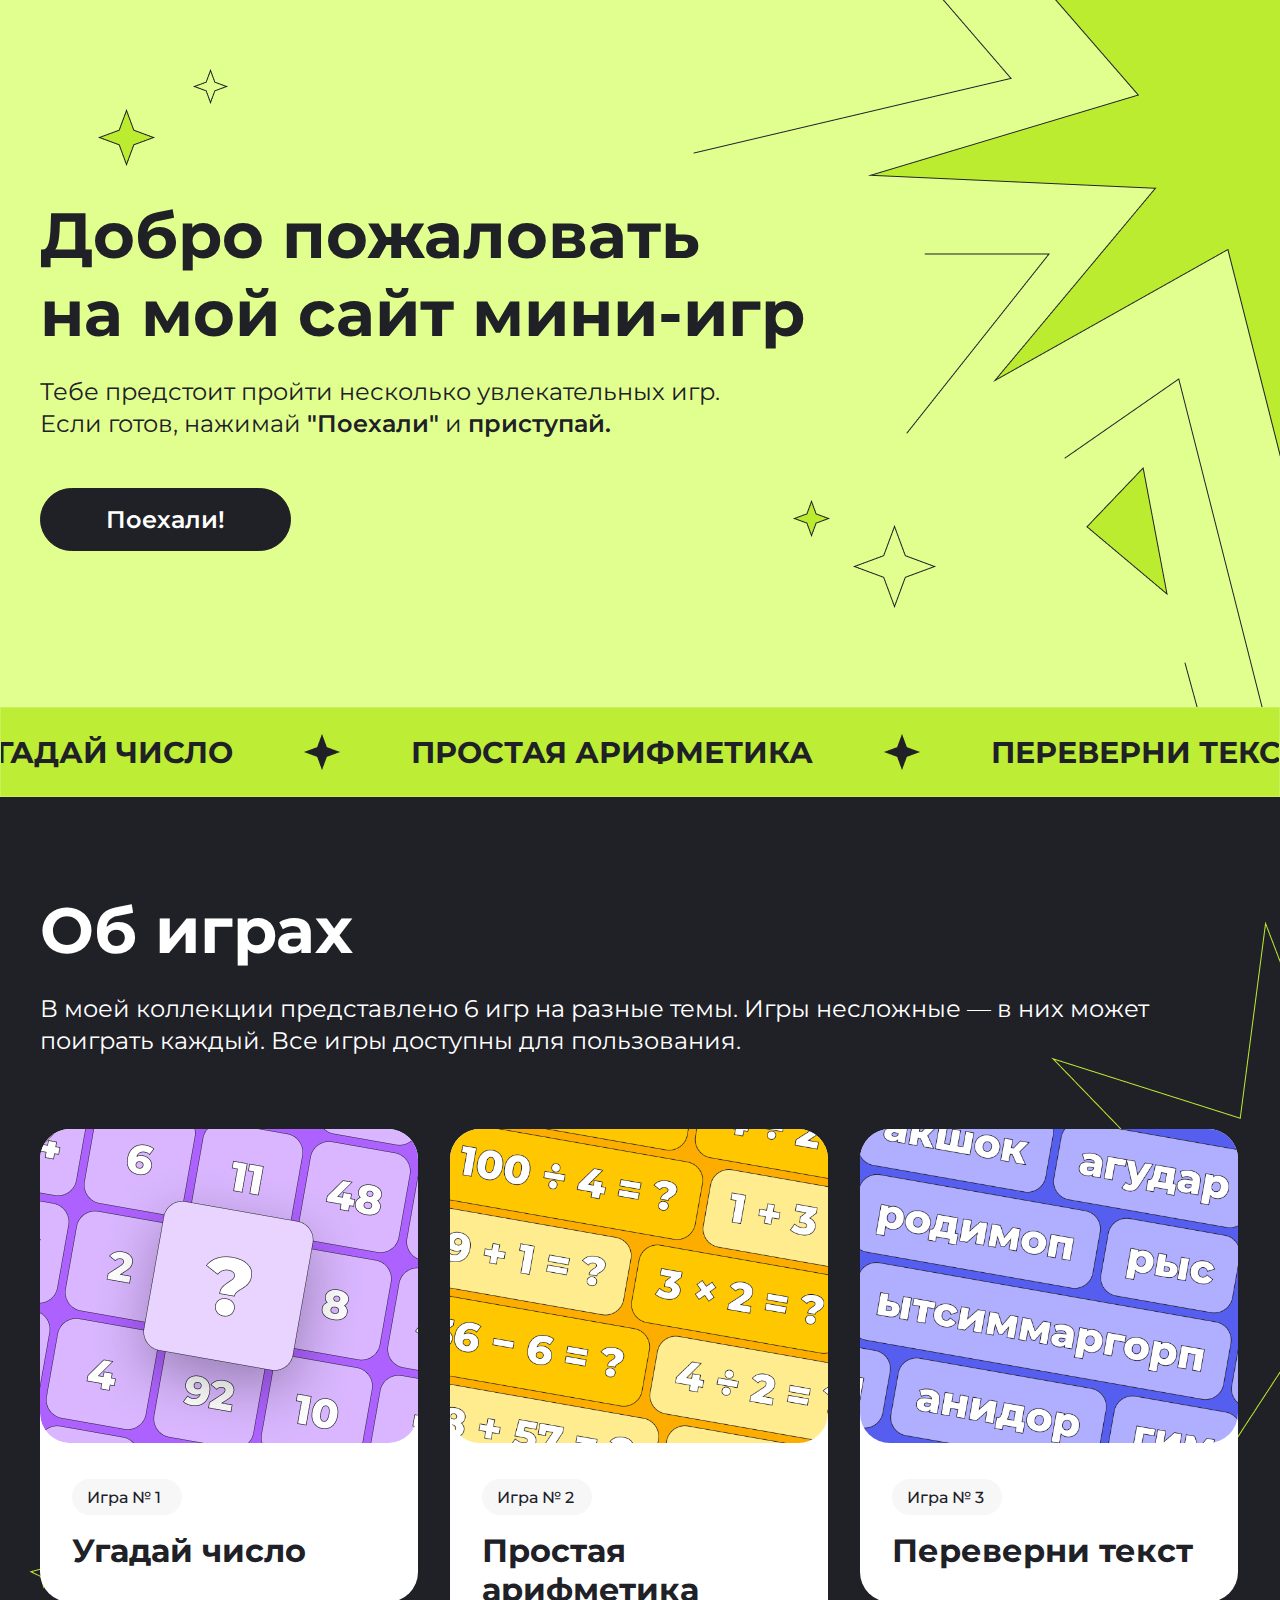
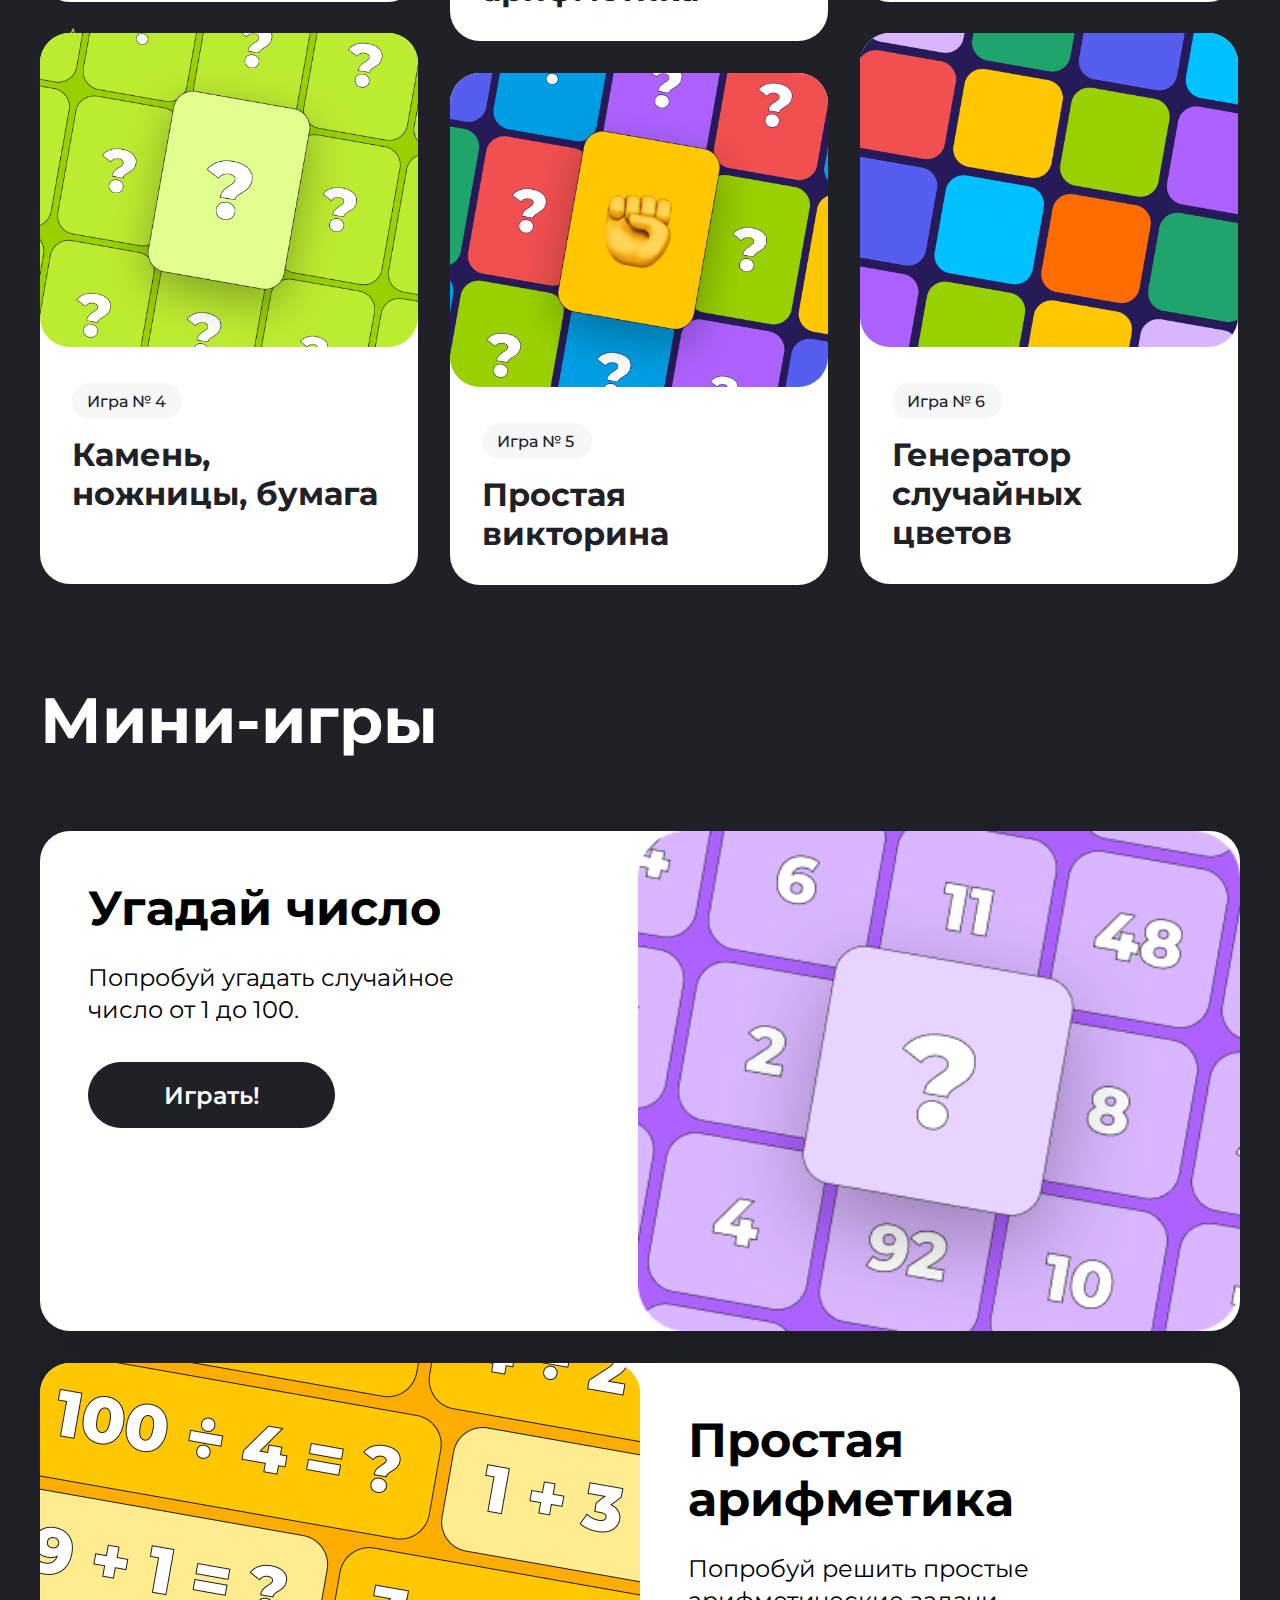
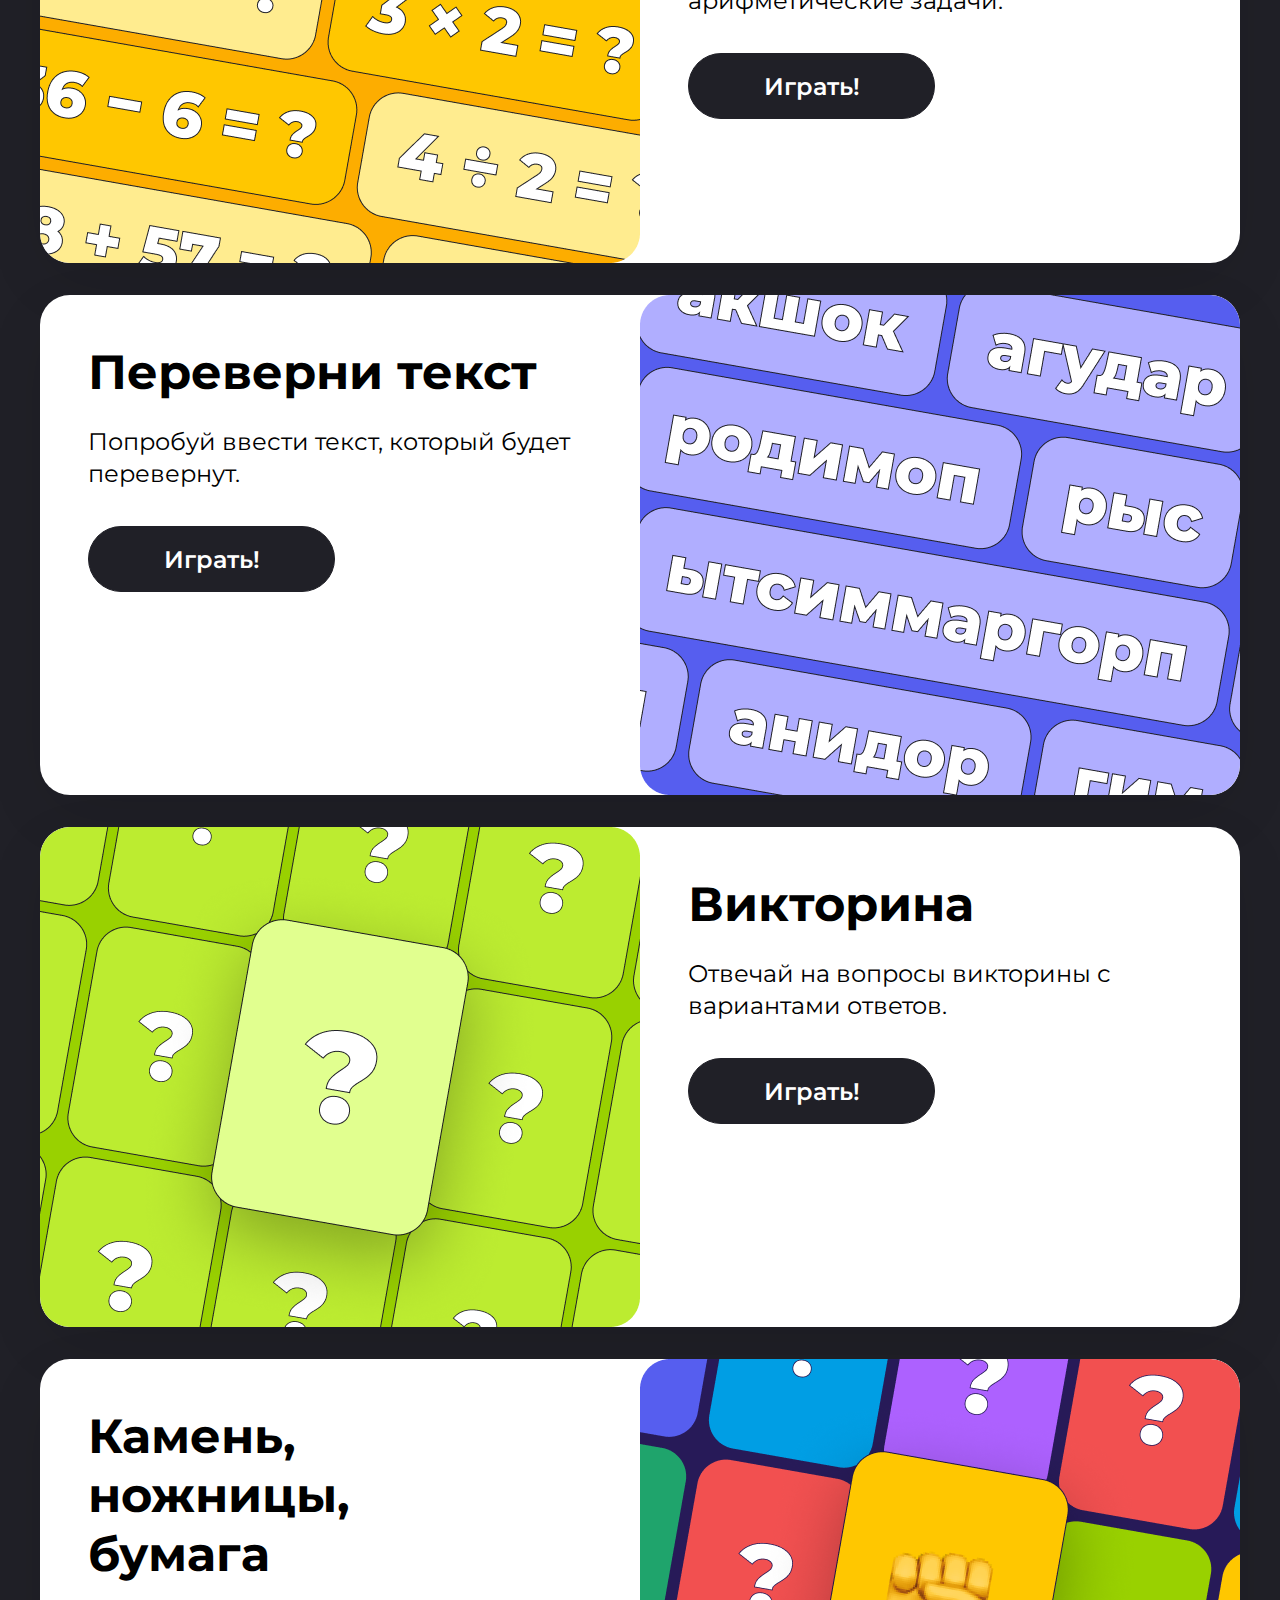
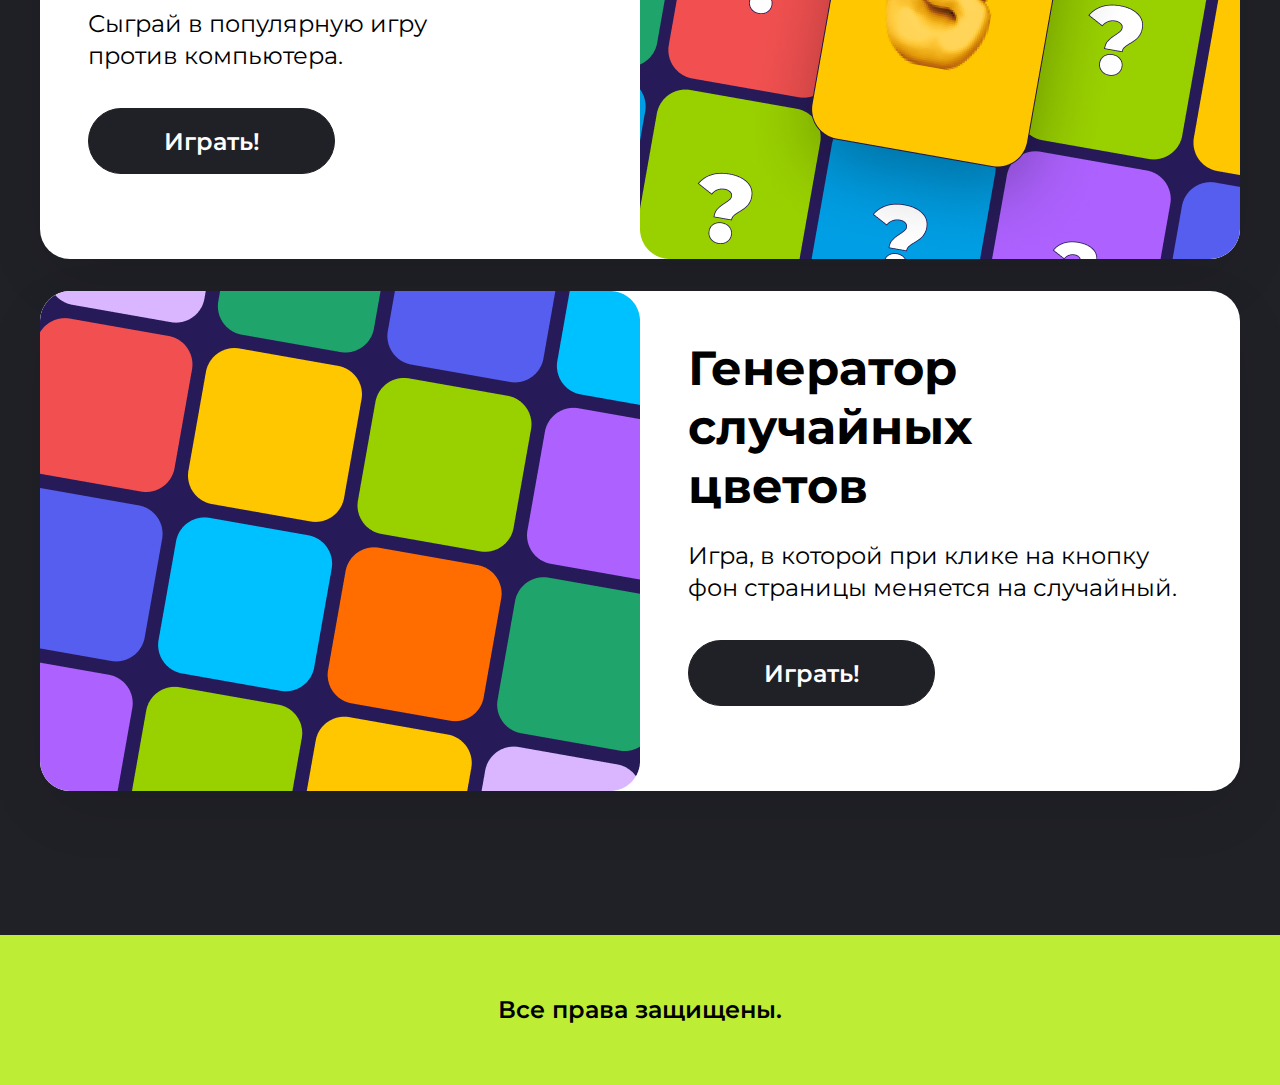
<file: index.html>
<!DOCTYPE html>
<html lang="en">

<head>
    <meta charset="UTF-8">
    <meta http-equiv="Content-Type" content="text/html; charset=UTF-8">
    <meta name="viewport" content="width=device-width, initial-scale=1.0">
    <link href="https://fonts.googleapis.com/css2?family=Montserrat:wght@400;500;600;700&display=swap" rel="stylesheet">
    <link rel="stylesheet" href="style.css">
    <title>Сайт мини-игр</title>
</head>

<body>
    <div class="top center">
        <h1 class="top__head">Добро пожаловать<br>на мой сайт мини-игр</h1>
        <p class="top__text">Тебе предстоит пройти несколько увлекательных игр.<br>Если готов, нажимай
            <a href="#games-section" class="top__link">"Поехали"</a> и
            <a href="#games-section" class="top__link">приступай.</a>
        </p>
        <!-- Для десктопа -->
        <a href="#games-section" class="top__button desktop-only">Поехали!</a>
        <!-- Для мобильных -->
        <a href="#mini-games-section" class="top__button mobile-only">Поехали!</a>
    </div>
    <div class="menu">
        <a href="#game-1" class="menu__item menu__item__first">Угадай число</a><img class="menu__img" src="img/star.png"
            alt="Звезда">
        <a href="#game-2" class="menu__item">Простая арифметика</a><img class="menu__img" src="img/star.png"
            alt="Звезда">
        <a href="#game-3" class="menu__item">Переверни текст</a><img class="menu__img" src="img/star.png" alt="Звезда">
        <a href="#game-4" class="menu__item">Простая викторина</a><img class="menu__img" src="img/star.png"
            alt="Звезда">
        <a href="#game-5" class="menu__item">Камень, ножницы, бумага</a><img class="menu__img" src="img/star.png"
            alt="Звезда">
        <a href="#game-6" class="menu__item">Генератор случайных чисел</a><img class="menu__img" src="img/star.png"
            alt="Звезда">
    </div>
    <section class="games center" id="games-section">
        <h2 class="games__title">Об играх</h2>
        <p class="games__text">В моей коллекции представлено 6 игр на разные темы. Игры несложные — в них может поиграть
            каждый. Все игры доступны для пользования.</p>
        <div class="games__cards">
            <a class="games__link" href="#game-1">
                <article class="game">
                    <img class="games__img" src="img/game_1.png" alt="Угадай число">
                    <div class="games__content">
                        <p class="games__number">Игра № 1</p>
                        <h3 class="games__name">Угадай число</h3>
                    </div>
                </article>
            </a>
            <a class="games__link" href="#game-2">
                <article class="game game_big">
                    <img class="games__img" src="img/game_2.png" alt="Простая арифметика">
                    <div class="games__content">
                        <p class="games__number">Игра № 2</p>
                        <h3 class="games__name">Простая арифметика</h3>
                    </div>
                </article>
            </a>
            <a class="games__link" href="#game-3">
                <article class="game">
                    <img class="games__img" src="img/game_3.png" alt="Переверни текст">
                    <div class="games__content">
                        <p class="games__number">Игра № 3</p>
                        <h3 class="games__name">Переверни текст</h3>
                    </div>
                </article>
            </a>
            <a class="games__link" href="#game-5">
                <article class="game game_huge">
                    <img class="games__img" src="img/game_4.png" alt="Камень, ножницы, бумага">
                    <div class="games__content">
                        <p class="games__number">Игра № 4</p>
                        <h3 class="games__name">Камень, ножницы, бумага</h3>
                    </div>
                </article>
            </a>
            <a class="games__link" href="#game-4">
                <article class="game game_big">
                    <img class="games__img" src="img/game_5.png" alt="Простая викторина">
                    <div class="games__content">
                        <p class="games__number">Игра № 5</p>
                        <h3 class="games__name">Простая викторина</h3>
                    </div>
                </article>
            </a>
            <a class="games__link" href="#game-6">
                <article class="game game_huge">
                    <img class="games__img" src="img/game_6.png" alt="Генератор случайных цветов">
                    <div class="games__content">
                        <p class="games__number">Игра № 6</p>
                        <h3 class="games__name">Генератор случайных цветов</h3>
                    </div>
                </article>
            </a>
        </div>
    </section>
    <section class="mini-games center" id="mini-games-section">
        <h2 class="mini-games__head">Мини-игры</h2>
        <div class="mini-games__cards">
            <article class="mini-games__card">
                <div class="mini-games__content">
                    <h3 class="mini-games__title">Угадай число</h3>
                    <p class="mini-games__text">Попробуй угадать случайное<br> число от 1 до 100.</p>
                    <button id="playGame1" class="mini-games__button button">Играть!</button>
                </div>
                <div class="mini-games__image" id="game-1">
                    <img class="mini-games__img" src="img/game_1.png" alt="Угадай число">
                </div>
            </article>
            <article class="mini-games__card">
                <div class="mini-games__content">
                    <h3 class="mini-games__title">Простая арифметика</h3>
                    <p class="mini-games__text">Попробуй решить простые арифметические задачи.</p>
                    <button id="playGame2" class="mini-games__button button">Играть!</button>
                </div>
                <div class="mini-games__image" id="game-2">
                    <img class="mini-games__img" src="img/game_2.png" alt="Простая арифметика">
                </div>
            </article>
            <article class="mini-games__card">
                <div class="mini-games__content">
                    <h3 class="mini-games__title">Переверни текст</h3>
                    <p class="mini-games__text">Попробуй ввести текст, который будет перевернут.</p>
                    <button id="playGame3" class="mini-games__button button">Играть!</button>
                </div>
                <div class="mini-games__image" id="game-3">
                    <img class="mini-games__img" src="img/game_3.png" alt="Переверни текст">
                </div>
            </article>
            <article class="mini-games__card">
                <div class="mini-games__content">
                    <h3 class="mini-games__title">Викторина</h3>
                    <p class="mini-games__text">Отвечай на вопросы викторины с вариантами ответов.</p>
                    <button id="playGame4" class="mini-games__button button">Играть!</button>
                </div>
                <div class="mini-games__image" id="game-4">
                    <img class="mini-games__img" src="img/game_4.png" alt="Викторина">
                </div>
            </article>
            <article class="mini-games__card">
                <div class="mini-games__content">
                    <h3 class="mini-games__title">Камень,<br>ножницы,<br>бумага</h3>
                    <p class="mini-games__text">Сыграй в популярную игру<br> против компьютера.</p>
                    <button id="playGame5" class="mini-games__button button">Играть!</button>
                </div>
                <div class="mini-games__image" id="game-5">
                    <img class="mini-games__img" src="img/game_5.png" alt="Камень, ножницы, бумага">
                </div>
            </article>
            <article class="mini-games__card">
                <div class="mini-games__content">
                    <h3 class="mini-games__title">Генератор<br> случайных<br> цветов</h3>
                    <p class="mini-games__text">Игра, в которой при клике на кнопку фон страницы меняется на случайный.
                    </p>
                    <button id="playGame6" class="mini-games__button button">Играть!</button>
                </div>
                <div class="mini-games__image" id="game-6">
                    <img class="mini-games__img" src="img/game_6.png" alt="Генератор случайных цветов">
                </div>
            </article>
        </div>
    </section>
    <footer class="footer">
        Все права защищены.
    </footer>
    <script src="script.js"></script>
</body>

</html>
</file>
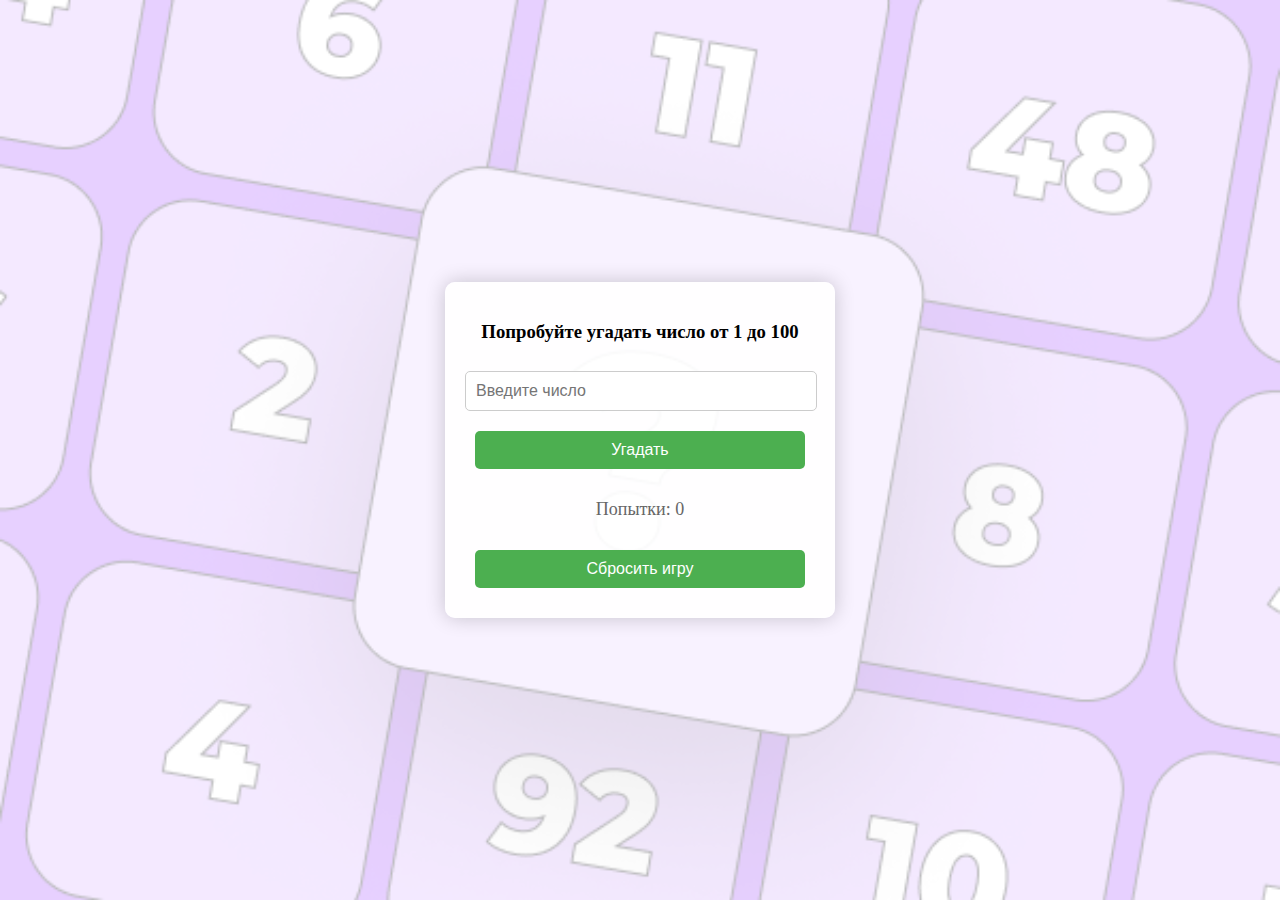
<file: guessTheNumber/index.html>
<!DOCTYPE html>
<html lang="ru">

<head>
    <meta charset="UTF-8">
    <meta name="viewport" content="width=device-width, initial-scale=1.0">
    <link rel="icon" href="favicon.ico" type="image/x-icon">
    <title>Угадай число</title>
    <link rel="stylesheet" href="style.css">
    <script src="script.js" defer></script>
</head>

<body>
    <div class="container">
        <h3>Попробуйте угадать число от 1 до 100</h3>
        <input type="number" id="guessInput" placeholder="Введите число">
        <button id="submitGuess">Угадать</button>
        <p id="resultMessage"></p>
        <p id="attempts">Попытки: 0</p>
        <button id="resetGame">Сбросить игру</button>
    </div>
</body>

</html>
</file>
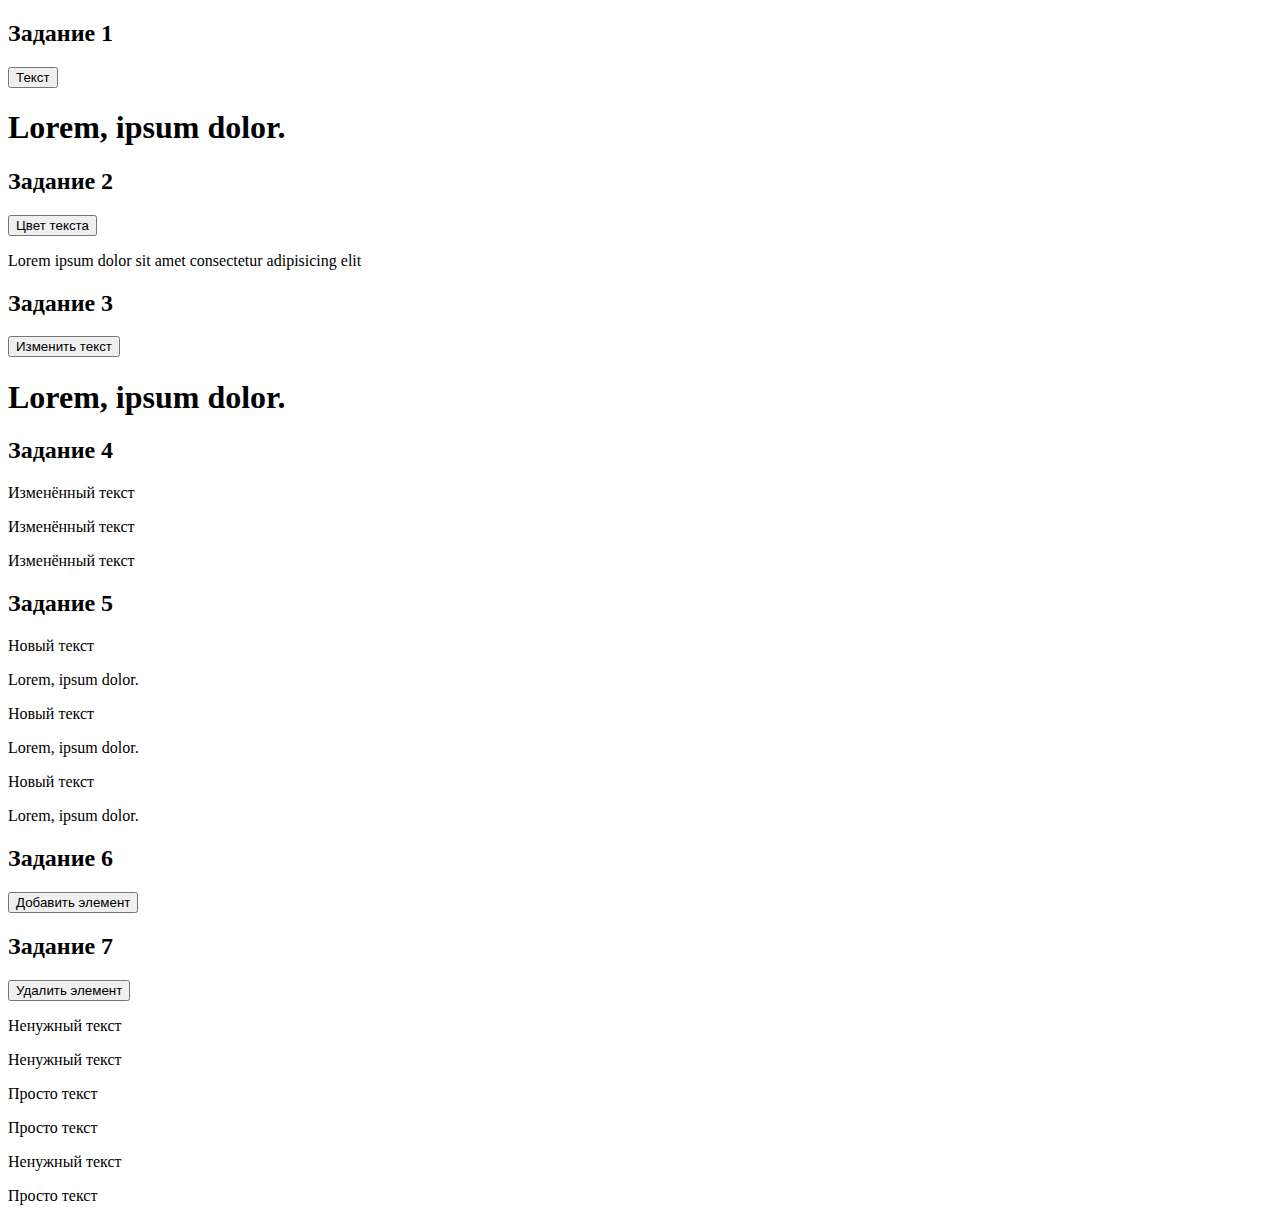
<file: hw-9.html>
<!DOCTYPE html>
<html lang="en">

<head>
    <meta charset="UTF-8">
    <meta name="viewport" content="width=device-width, initial-scale=1.0">
    <title>Document</title>
</head>

<body>
    <div>
        <h2>Задание 1</h2>
        <button class="btn">Текст</button>
        <h1 class="heading">Lorem, ipsum dolor.</h1>
    </div>

    <div>
        <h2>Задание 2</h2>
        <button class="btn-Color">Цвет текста</button>
        <p class="text-Color">Lorem ipsum dolor sit amet consectetur adipisicing elit</p>
    </div>

    <div>
        <h2>Задание 3</h2>
        <button class="btn-Text">Изменить текст</button>
        <h1 class="heading-Text">Lorem, ipsum dolor.</h1>
    </div>

    <div>
        <h2>Задание 4</h2>
        <p class="description">Lorem, ipsum dolor.</p>
        <p class="description">Lorem, ipsum dolor.</p>
        <p class="description">Lorem, ipsum dolor.</p>
    </div>

    <div>
        <h2>Задание 5</h2>
        <p class="description1">Lorem, ipsum dolor.</p>
        <p class="random-text">Lorem, ipsum dolor.</p>
        <p class="description1">Lorem, ipsum dolor.</p>
        <p class="random-text">Lorem, ipsum dolor.</p>
        <p class="description1">Lorem, ipsum dolor.</p>
        <p class="random-text">Lorem, ipsum dolor.</p>
    </div>

    <div>
        <h2>Задание 6</h2>
        <button class="btn-New-Text">Добавить элемент</button>
        <div class="content"></div>
    </div>

    <div>
        <h2>Задание 7</h2>
        <button class="btn-Delete-Text">Удалить элемент</button>
        <p class="Description">Ненужный текст</p>
        <p class="Description">Ненужный текст</p>
        <p class="other-Text">Просто текст</p>
        <p class="other-Text">Просто текст</p>
        <p class="Description">Ненужный текст</p>
        <p class="other-Text">Просто текст</p>
    </div>

    <script src="./hw.js/hw-9.js"></script>
</body>

</html>
</file>
<file: style.css>
* {
  padding: 0px;
  margin: 0px;
}

body {
  font-family: "Montserrat", sans-serif;
}

a {
  text-decoration: none;
}

.center {
  padding-left: calc(50% - 600px);
  padding-right: calc(50% - 600px);
}

.top {
  padding-top: 196px;
  padding-bottom: 156px;
  background-color: rgb(225, 255, 143);
  background-image: url(img/star_2.png), url(img/star_3.png), url(img/star_4.png), url(img/star_5.png), url(img/vector.png);
  background-repeat: no-repeat;
  background-position: 98px 109px, 193px 69px, calc(100% - 344px) 525px, calc(100% - 450px) 500px, 100% 0px;
}
.top__head {
  font-weight: 700;
  font-size: 64px;
  line-height: 78px;
  color: rgb(32, 32, 39);
  padding-bottom: 24px;
  width: 768px;
}
.top__text, .games__text {
  font-weight: 400;
  font-size: 24px;
  line-height: 32px;
  color: rgb(32, 32, 39);
}
.top__link {
  font-size: 24px;
  font-weight: 600;
  line-height: 32px;
  color: rgb(32, 32, 39);
}
.top__button {
  display: inline-flex;
  align-items: center;
  justify-content: center;
  margin-top: 48px;
  box-sizing: border-box;
  border: 1px solid rgb(32, 32, 39);
  border-radius: 60px;
  background: rgb(32, 32, 39);
  padding: 16px 65px;
  text-align: center;
  color: rgb(255, 255, 255);
  font-family: inherit;
  font-size: 24px;
  font-weight: 600;
  cursor: pointer;
  transition: all 0.5s ease;
}
.top__button:hover {
  background: rgb(255, 255, 255);
  color: rgb(32, 32, 39);
}
.top__button.mobile-only {
  display: none;
}

.menu {
  display: flex;
  scroll-behavior: smooth;
  -webkit-overflow-scrolling: touch;
  overflow: hidden;
  white-space: nowrap;
  width: 100%;
  height: 90px;
  background-color: rgb(189, 237, 53);
  flex-direction: row;
  align-items: center;
  box-sizing: border-box;
  border: 1px solid rgba(255, 255, 255, 0.2);
  -webkit-backdrop-filter: blur(50px);
          backdrop-filter: blur(50px);
}
.menu__item {
  flex: 0 0 auto;
  margin-right: 20px;
  display: inline-block;
  margin-right: 20px;
  font-size: 30px;
  font-weight: 700;
  text-transform: uppercase;
  color: rgb(32, 32, 39);
  padding: 27px 51px;
  white-space: nowrap;
}
.menu__item__first {
  padding-left: 19px;
}
.menu__img {
  flex: 0 0 auto;
  margin-right: 20px;
  display: inline-block;
  margin-right: 20px;
  width: 36px;
  height: 36px;
}

.game {
  height: 473px;
  border-radius: 30px;
  background: rgb(255, 255, 255);
}
.game_big {
  height: 512px;
}
.game_huge {
  height: 551px;
}

.games {
  background-color: rgb(32, 32, 39);
  padding-bottom: 96px;
  background-image: url(img/star_big.png), url(img/star_small.png), url(img/star_about_games.png);
  background-repeat: no-repeat;
  background-position: 43px 830px, 29px 760px, 1024px 124px;
}
.games__cards {
  display: flex;
  flex-wrap: wrap;
  gap: 32px;
}
.games__title {
  font-weight: 700;
  font-size: 64px;
  line-height: 78px;
  color: rgb(255, 255, 255);
  padding-top: 94px;
  padding-bottom: 24px;
}
.games__text {
  color: rgb(255, 255, 255);
  margin-bottom: 72px;
}
.games__link:hover {
  transform: scale(1.08);
  transition: 0.8s;
}
.games__link:nth-child(4), .games__link:nth-child(6) {
  margin-top: -40px;
}
.games__img {
  width: 378px;
  height: 314px;
  border-radius: 30px;
}
.games__content {
  display: flex;
  flex-direction: column;
  gap: 16px;
  margin-top: 32px;
  margin-left: 32px;
  margin-right: 32px;
}
.games__number {
  font-size: 16px;
  font-weight: 500;
  color: rgb(32, 32, 39);
  font-family: inherit;
  box-sizing: border-box;
  width: 110px;
  height: 36px;
  border-radius: 52px;
  background: rgb(247, 247, 247);
  padding: 9px 15px;
}
.games__name {
  font-size: 32px;
  font-weight: 700;
  line-height: 39px;
  color: rgb(32, 32, 39);
  font-family: inherit;
  margin-bottom: 36px;
  width: 314px;
}

.mini-games {
  background-color: rgb(32, 32, 39);
  background-image: url(img/star_big.png), url(img/star_small.png), url(img/star_big.png), url(img/star_small.png);
  background-repeat: no-repeat;
  background-position: 1383px 60px, 1329px 20px, 1400px 3290px, 1323px 3350px;
  padding-bottom: 144px;
  transition: background-color 0.5s ease;
}
.mini-games__cards {
  display: flex;
  flex-direction: column;
  gap: 32px;
}
.mini-games__head {
  font-weight: 700;
  font-size: 64px;
  line-height: 78px;
  color: rgb(255, 255, 255);
  padding-bottom: 72px;
}
.mini-games__card {
  height: 500px;
  display: flex;
  justify-content: space-between;
  border-radius: 30px;
  background: rgb(255, 255, 255);
  box-shadow: 0px 20px 67px -12px rgba(0, 0, 0, 0.13);
  overflow: hidden;
}
.mini-games__card:nth-child(2), .mini-games__card:nth-child(4), .mini-games__card:nth-child(6) {
  flex-direction: row-reverse;
}
.mini-games__content {
  padding: 48px;
}
.mini-games__title {
  font-size: 48px;
  font-weight: 700;
  line-height: 59px;
  padding-bottom: 24px;
}
.mini-games__text {
  font-size: 24px;
  font-weight: 400;
  line-height: 32px;
  padding-bottom: 36px;
}
.mini-games__button {
  font-family: "Montserrat", sans-serif;
  width: 247px;
  height: 66px;
  border-radius: 60px;
  border: 1px solid rgb(32, 32, 39);
  background: rgb(32, 32, 39);
  font-size: 24px;
  font-weight: 600;
  color: rgb(255, 255, 255);
  transition: 0.3s ease;
}
.mini-games__button:hover {
  background: rgb(255, 255, 255);
  color: rgb(32, 32, 39);
}
.mini-games__img {
  height: 100%;
}
.mini-games__button-link {
  text-decoration: none;
  display: inline-block;
}

.footer {
  display: flex;
  align-items: center;
  justify-content: center;
  background-color: rgb(189, 237, 53);
  height: 150px;
  font-weight: 600;
  font-size: 24px;
  line-height: 100%;
}

@media (max-width: 767px) {
  .center {
    padding-left: 16px;
    padding-right: 16px;
  }
  .button {
    width: 285px;
    height: 55px;
    font-size: 16px;
    align-self: center;
  }
  .top {
    background-color: rgb(225, 255, 143);
    background-image: url(img/star_mobile.png), url(img/star_mobile_2.png), url(img/star_mobile_3.png), url(img/star_mobile_4.png), url(img/vector_mobile.png);
    background-repeat: no-repeat;
    background-position: 61px 135px, 120px 79px, calc(100% - 124px) 600px, calc(100% - 70px) 630px, 100% 0px;
    display: flex;
    flex-direction: column;
    align-items: center;
    text-align: center;
    width: auto;
  }
  .top__head {
    font-size: 40px;
    line-height: 49px;
    width: 262px;
  }
  .top__text, .games__text {
    font-size: 16px;
    line-height: 20px;
  }
  .top__link {
    font-size: 16px;
    line-height: 20px;
  }
  .top__button {
    width: 285px;
    height: 55px;
    margin-top: 36px;
    font-size: 16px;
    align-self: center;
  }
  .top__button:hover, .top__button:active {
    background: rgb(32, 32, 39);
    color: rgb(255, 255, 255);
  }
  .top__button.mobile-only {
    display: inline-block;
  }
  .top__button.desktop-only {
    display: none;
  }
  .menu {
    height: 51px;
    width: auto;
  }
  .menu__item {
    font-size: 16px;
  }
  .menu__img {
    width: 18px;
    height: 18px;
  }
  .games {
    display: none;
  }
  .mini-games {
    width: auto;
    padding-bottom: 49px;
  }
  .mini-games__head {
    font-size: 40px;
    line-height: 100%;
    padding-bottom: 48px;
    padding-top: 48px;
  }
  .mini-games__card {
    flex-direction: column-reverse;
    height: 529px;
  }
  .mini-games__card:nth-child(2), .mini-games__card:nth-child(4), .mini-games__card:nth-child(6) {
    flex-direction: column-reverse;
  }
  .mini-games__card:nth-child(1), .mini-games__card:nth-child(4) {
    height: 529px;
  }
  .mini-games__card:nth-child(2), .mini-games__card:nth-child(3) {
    height: 568px;
  }
  .mini-games__card:nth-child(5) {
    height: 607px;
  }
  .mini-games__card:nth-child(6) {
    height: 627px;
  }
  .mini-games__content {
    padding: 29px;
  }
  .mini-games__title {
    font-size: 32px;
    padding-bottom: 16px;
    line-height: 100%;
  }
  .mini-games__text {
    font-size: 16px;
    padding-bottom: 32px;
    line-height: 100%;
  }
  .mini-games__img {
    width: 100%;
  }
  .mini-games__button:hover, .mini-games__button:active {
    background: rgb(32, 32, 39);
    color: rgb(255, 255, 255);
  }
  .footer {
    height: 80px;
    font-size: 16px;
  }
}/*# sourceMappingURL=style.css.map */
</file>
<file: guessTheNumber/style.css>
body {
    background-image: url('game_1.png');
    background-repeat: no-repeat;
    background-position: center;
    background-size: cover;
    background-attachment: fixed;
    background-color: rgba(255, 255, 255, 0.7);
    background-blend-mode: lighten;
    height: 100vh;
    margin: 0;
    display: flex;
    justify-content: center;
    align-items: center;

    touch-action: manipulation;
    -webkit-text-size-adjust: 100%;
}

.container {
    text-align: center;
    width: 350px;
    padding: 20px;
    background-color: rgba(255, 255, 255, 0.9);
    border-radius: 10px;
    box-shadow: 0 0 20px rgba(0, 0, 0, 0.2);
}

input[type="number"], button {
    width: calc(100% - 20px);
    padding: 10px;
    margin: 10px 0;
    border: 1px solid #ccc;
    border-radius: 5px;
    font-size: 16px;
}

button {
    background-color: #4CAF50;
    color: white;
    border: none;
    cursor: pointer;
    transition: background-color 0.3s;
}

button:hover {
    background-color: #45a049;
}

#resultMessage {
    margin: 20px 0;
    font-size: 24px;
    text-align: center;
}

#attempts {
    margin: 20px 0;
    font-size: 18px;
    color: #666;
    text-align: center;
}

#backButton {
  background-color: #4CAF50;
  color: white;
  margin-top: 15px;
}

#backButton:hover {
  background-color: #45a049;
}

.game-button {
  width: calc(100% - 20px);
  padding: 10px;
  margin: 5px 0;
  border: none;
  border-radius: 5px;
  font-size: 16px;
  cursor: pointer;
  transition: background-color 0.3s;
}

@media (max-width: 376px) {
    .container {
        width: 100%;
        padding: 10px;
    }

    .game-container {
        padding: 10px;
        margin: 0;
        width: 100%;
        box-shadow: none;
    }
}
</file>
